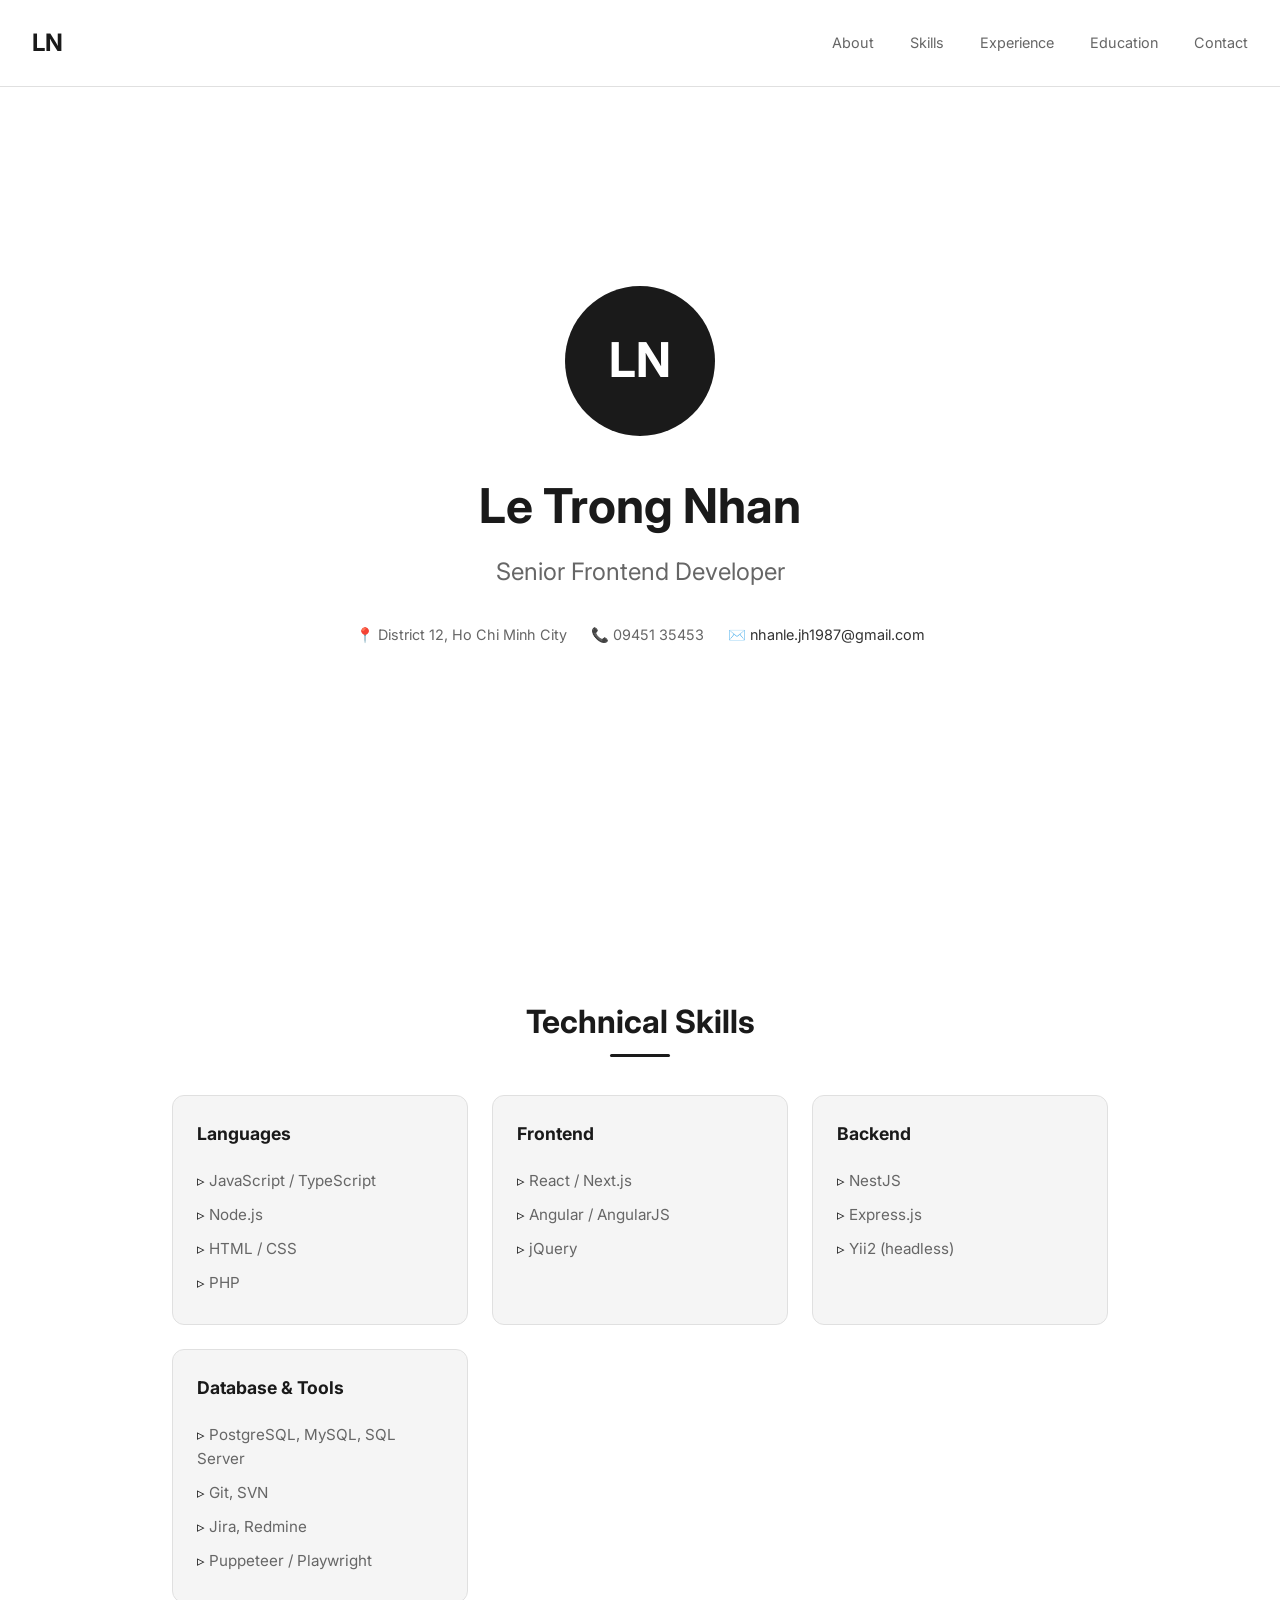
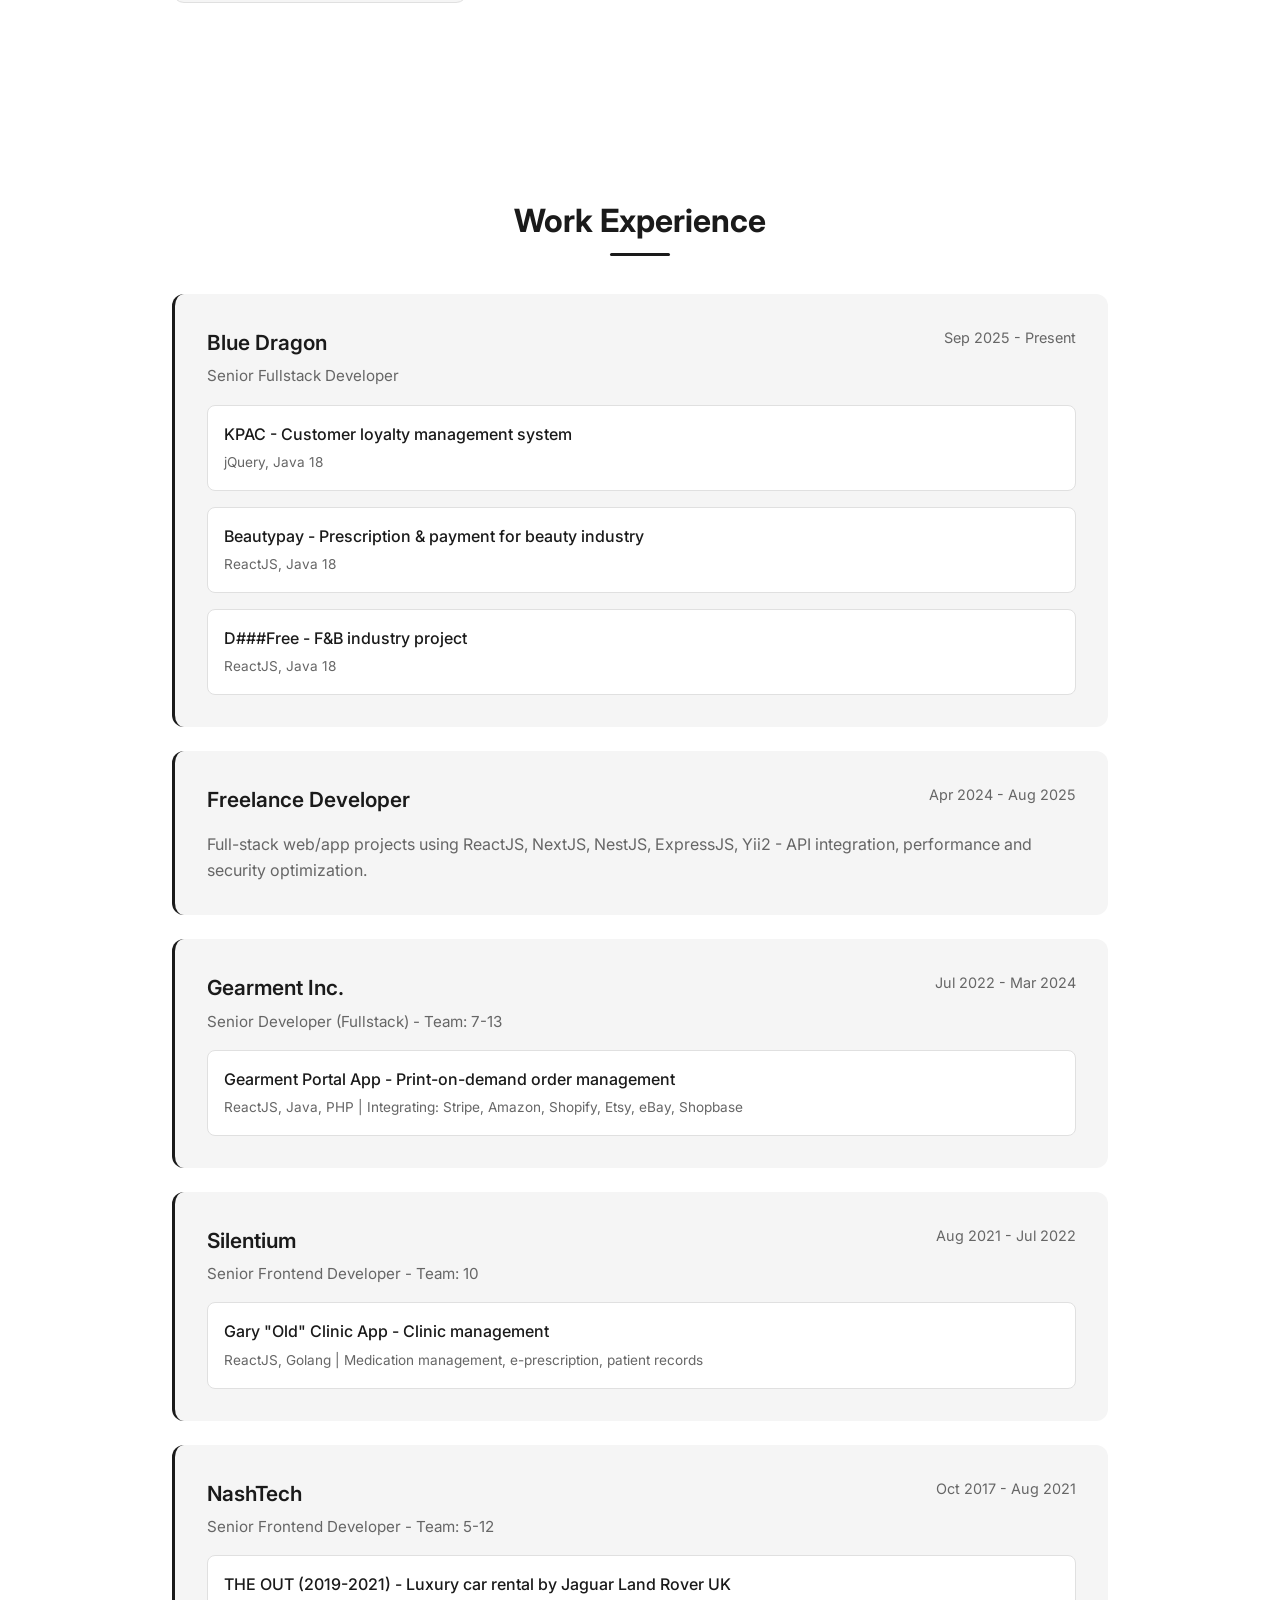
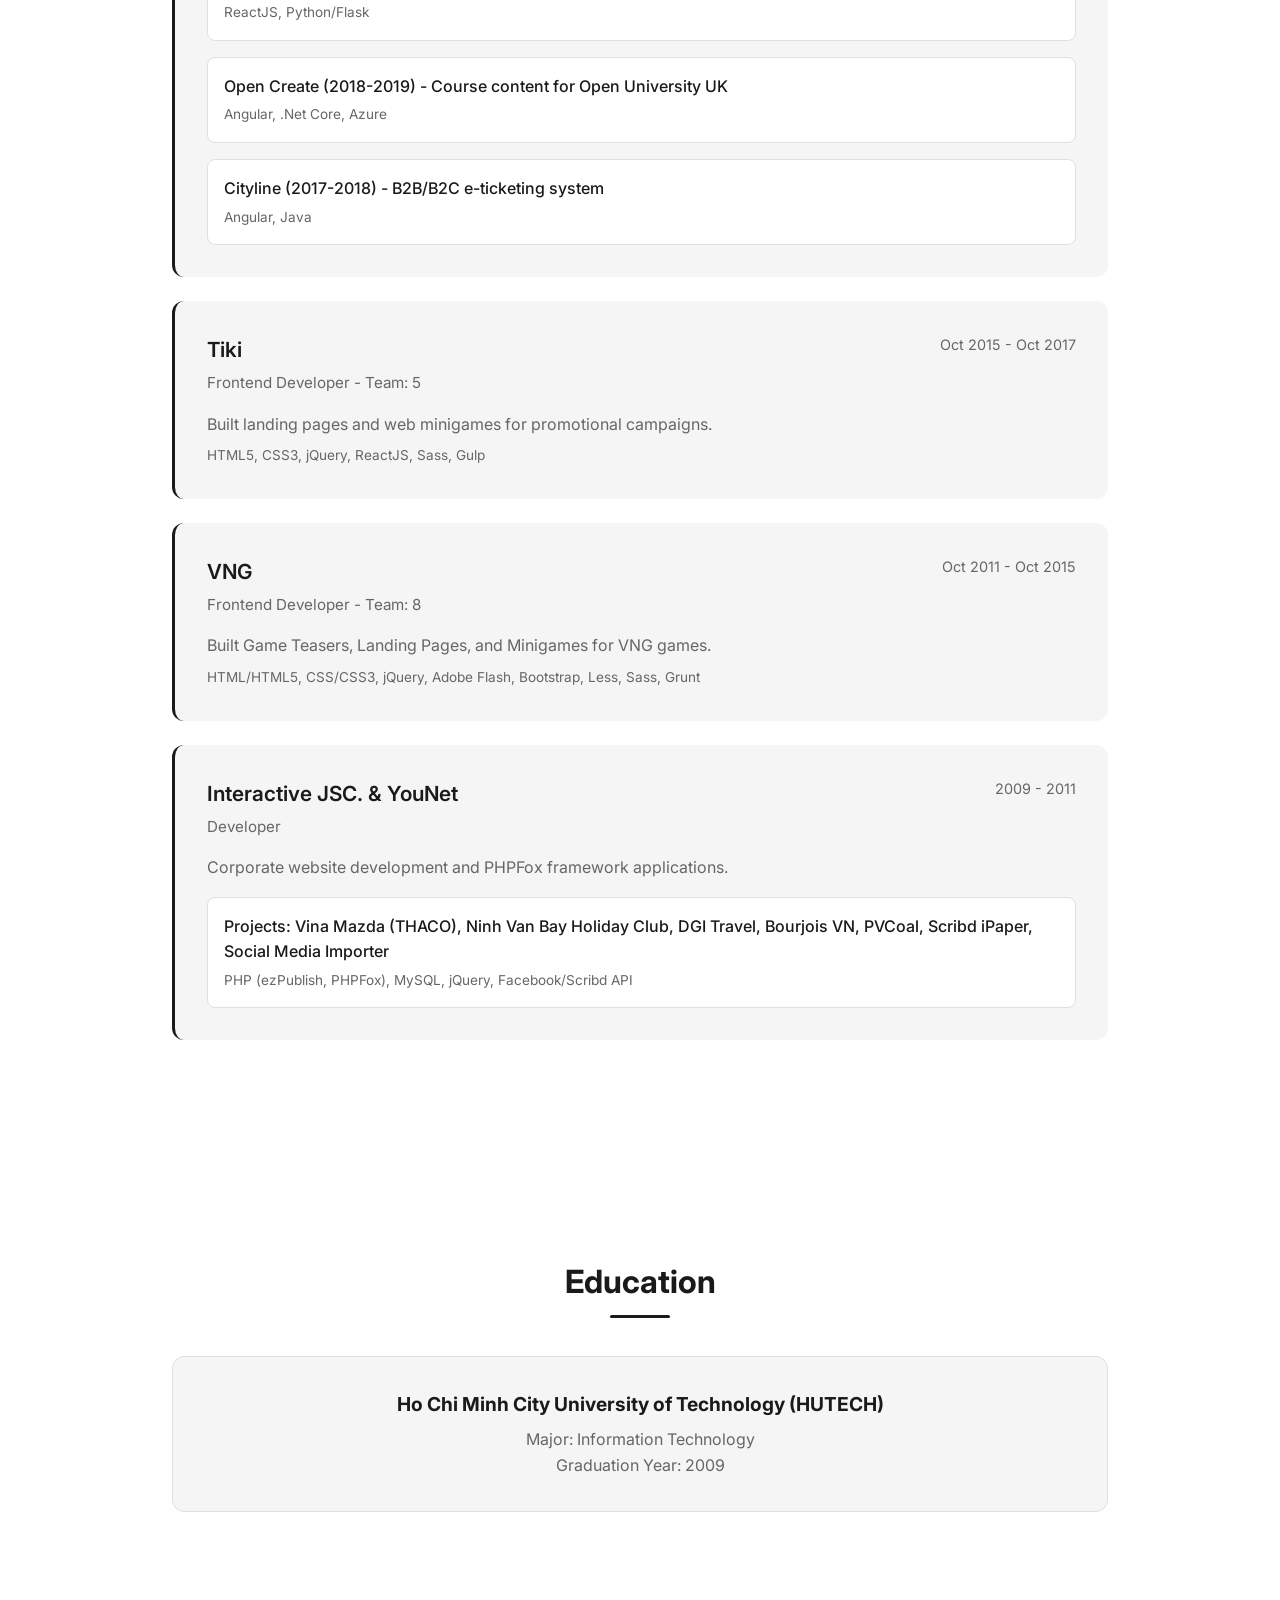
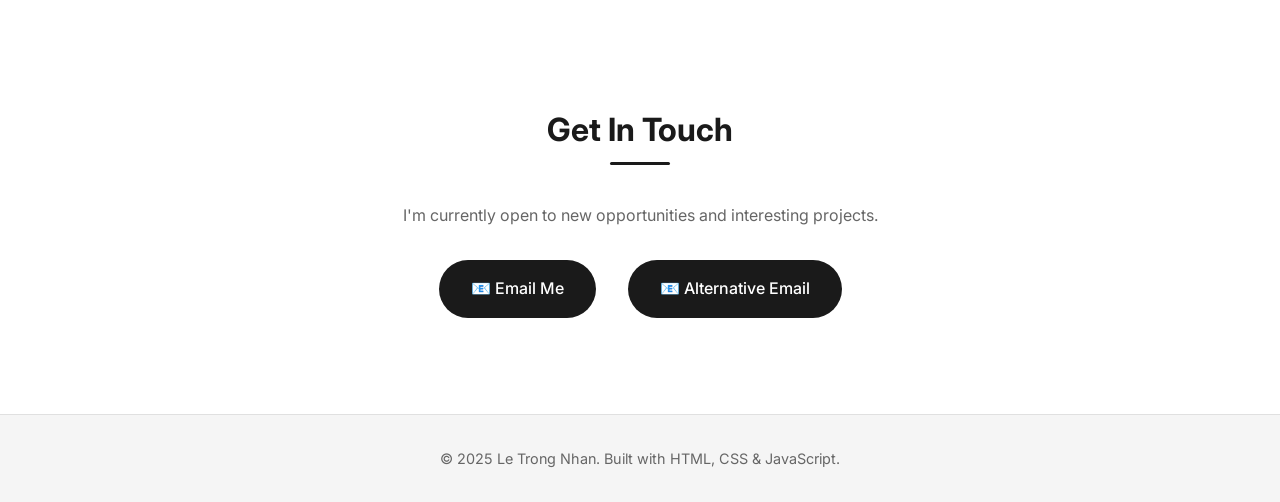
<file: index.html>
<!doctype html>
<html lang="en">
  <head>
    <meta charset="UTF-8" />
    <meta name="viewport" content="width=device-width, initial-scale=1.0" />
    <title>Le Trong Nhan | Senior Frontend Developer</title>
    <link rel="preconnect" href="https://fonts.googleapis.com" />
    <link rel="preconnect" href="https://fonts.gstatic.com" crossorigin />
    <link
      href="https://fonts.googleapis.com/css2?family=Inter:wght@300;400;500;600;700&display=swap"
      rel="stylesheet"
    />
    <link rel="stylesheet" href="doraemon.css" />
    <style>
      * {
        margin: 0;
        padding: 0;
        box-sizing: border-box;
      }

      :root {
        --primary: #333;
        --primary-dark: #000;
        --secondary: #555;
        --dark: #ffffff;
        --dark-light: #f5f5f5;
        --text: #1a1a1a;
        --text-muted: #666;
        --accent: #333;
        --border: #e0e0e0;
      }

      html {
        scroll-behavior: smooth;
      }

      body {
        font-family: "Inter", sans-serif;
        background: var(--dark);
        color: var(--text);
        line-height: 1.6;
        overflow-x: hidden;
      }

      /* Background */
      .bg-gradient {
        position: fixed;
        top: 0;
        left: 0;
        width: 100%;
        height: 100%;
        z-index: -1;
        background: var(--dark);
      }

      /* Header */
      header {
        position: fixed;
        top: 0;
        left: 0;
        right: 0;
        padding: 1.5rem 2rem;
        display: flex;
        justify-content: space-between;
        align-items: center;
        z-index: 100;
        background: rgba(255, 255, 255, 0.9);
        border-bottom: 1px solid var(--border);
      }

      .logo {
        font-size: 1.5rem;
        font-weight: 700;
        color: var(--text);
      }

      nav a {
        color: var(--text-muted);
        text-decoration: none;
        margin-left: 2rem;
        font-size: 0.9rem;
        transition: color 0.3s;
      }

      nav a:hover {
        color: var(--text);
      }

      /* Hero Section */
      .hero {
        min-height: 100vh;
        display: flex;
        align-items: center;
        justify-content: center;
        padding: 6rem 2rem 4rem;
        text-align: center;
      }

      .hero-content {
        max-width: 800px;
      }

      .avatar {
        width: 150px;
        height: 150px;
        border-radius: 50%;
        background: var(--text);
        color: var(--dark);
        margin: 0 auto 2rem;
        display: flex;
        align-items: center;
        justify-content: center;
        font-size: 3rem;
        font-weight: 700;
      }

      .hero h1 {
        font-size: 3rem;
        font-weight: 700;
        margin-bottom: 0.5rem;
        color: var(--text);
      }

      .hero .title {
        font-size: 1.5rem;
        color: var(--text-muted);
        margin-bottom: 1rem;
      }

      .typing-text {
        color: var(--text-muted);
        font-size: 1.1rem;
      }

      .hero-info {
        display: flex;
        flex-wrap: wrap;
        justify-content: center;
        gap: 1.5rem;
        margin-top: 2rem;
      }

      .hero-info span {
        color: var(--text-muted);
        font-size: 0.9rem;
      }

      .hero-info a {
        color: var(--accent);
        text-decoration: none;
      }

      .hero-info a:hover {
        text-decoration: underline;
      }

      /* Section Styles */
      section {
        padding: 6rem 2rem;
        max-width: 1000px;
        margin: 0 auto;
      }

      .section-title {
        font-size: 2rem;
        font-weight: 700;
        margin-bottom: 3rem;
        text-align: center;
        position: relative;
      }

      .section-title::after {
        content: "";
        position: absolute;
        bottom: -10px;
        left: 50%;
        transform: translateX(-50%);
        width: 60px;
        height: 3px;
        background: var(--text);
        border-radius: 2px;
      }

      /* Skills Section */
      .skills-grid {
        display: grid;
        grid-template-columns: repeat(auto-fit, minmax(280px, 1fr));
        gap: 1.5rem;
      }

      .skill-card {
        background: var(--dark-light);
        border-radius: 12px;
        padding: 1.5rem;
        border: 1px solid var(--border);
        transition:
          transform 0.3s,
          box-shadow 0.3s;
      }

      .skill-card:hover {
        transform: translateY(-5px);
        box-shadow: 0 10px 30px rgba(0, 0, 0, 0.1);
      }

      .skill-card h3 {
        font-size: 1.1rem;
        margin-bottom: 1rem;
        color: var(--text);
      }

      .skill-card ul {
        list-style: none;
      }

      .skill-card li {
        padding: 0.3rem 0;
        color: var(--text-muted);
        font-size: 0.95rem;
      }

      .skill-card li::before {
        content: "▹ ";
        color: var(--text);
      }

      /* Experience Section */
      .experience-item {
        background: var(--dark-light);
        border-radius: 12px;
        padding: 2rem;
        margin-bottom: 1.5rem;
        border-left: 3px solid var(--text);
        transition: transform 0.3s;
      }

      .experience-item:hover {
        transform: translateX(5px);
      }

      .experience-header {
        display: flex;
        flex-wrap: wrap;
        justify-content: space-between;
        align-items: flex-start;
        margin-bottom: 1rem;
      }

      .experience-company {
        font-size: 1.3rem;
        font-weight: 600;
        color: var(--text);
      }

      .experience-role {
        color: var(--text-muted);
        font-size: 0.95rem;
        margin-top: 0.3rem;
      }

      .experience-period {
        color: var(--text-muted);
        font-size: 0.9rem;
      }

      .experience-projects {
        margin-top: 1rem;
      }

      .project {
        margin-top: 1rem;
        padding: 1rem;
        background: #fff;
        border-radius: 8px;
        border: 1px solid var(--border);
      }

      .project-name {
        font-weight: 500;
        color: var(--text);
        margin-bottom: 0.3rem;
      }

      .project-tech {
        font-size: 0.85rem;
        color: var(--text-muted);
      }

      /* Education Section */
      .education-card {
        background: var(--dark-light);
        border-radius: 12px;
        padding: 2rem;
        text-align: center;
        border: 1px solid var(--border);
      }

      .education-card h3 {
        font-size: 1.2rem;
        margin-bottom: 0.5rem;
        color: var(--text);
      }

      .education-card p {
        color: var(--text-muted);
      }

      /* Contact Section */
      .contact {
        text-align: center;
      }

      .contact-links {
        display: flex;
        justify-content: center;
        gap: 2rem;
        flex-wrap: wrap;
        margin-top: 2rem;
      }

      .contact-btn {
        padding: 1rem 2rem;
        background: var(--text);
        color: white;
        text-decoration: none;
        border-radius: 50px;
        font-weight: 500;
        transition:
          transform 0.3s,
          box-shadow 0.3s;
      }

      .contact-btn:hover {
        transform: translateY(-3px);
        box-shadow: 0 10px 30px rgba(0, 0, 0, 0.15);
      }

      /* Footer */
      footer {
        text-align: center;
        padding: 2rem;
        color: var(--text-muted);
        font-size: 0.9rem;
        border-top: 1px solid var(--border);
        background: var(--dark-light);
      }

      /* Animations */
      @keyframes fadeInUp {
        from {
          opacity: 0;
          transform: translateY(30px);
        }
        to {
          opacity: 1;
          transform: translateY(0);
        }
      }

      .fade-in {
        opacity: 0;
        transform: translateY(20px);
        transition:
          opacity 0.5s ease-out,
          transform 0.5s ease-out;
      }

      .fade-in.visible {
        opacity: 1;
        transform: translateY(0);
      }

      /* Responsive */
      @media (max-width: 768px) {
        .hero h1 {
          font-size: 2rem;
        }

        .hero .title {
          font-size: 1.2rem;
        }

        nav {
          display: none;
        }

        section {
          padding: 4rem 1.5rem;
        }
      }
    </style>
  </head>
  <body>
    <!-- Doraemon Runner -->
    <div class="dora-runner"></div>

    <!-- Background -->
    <div class="bg-gradient"></div>

    <!-- Header -->
    <header>
      <div class="logo">LN</div>
      <nav>
        <a href="#about">About</a>
        <a href="#skills">Skills</a>
        <a href="#experience">Experience</a>
        <a href="#education">Education</a>
        <a href="#contact">Contact</a>
      </nav>
    </header>

    <!-- Hero Section -->
    <section class="hero" id="about">
      <div class="hero-content">
        <div class="avatar">LN</div>
        <h1>Le Trong Nhan</h1>
        <p class="title">Senior Frontend Developer</p>
        <div class="hero-info">
          <span>📍 District 12, Ho Chi Minh City</span>
          <span>📞 09451 35453</span>
          <span
            >✉️
            <a href="mailto:nhanle.jh1987@gmail.com"
              >nhanle.jh1987@gmail.com</a
            ></span
          >
        </div>
      </div>
    </section>

    <!-- Skills Section -->
    <section id="skills">
      <h2 class="section-title fade-in">Technical Skills</h2>
      <div class="skills-grid">
        <div class="skill-card fade-in">
          <h3>Languages</h3>
          <ul>
            <li>JavaScript / TypeScript</li>
            <li>Node.js</li>
            <li>HTML / CSS</li>
            <li>PHP</li>
          </ul>
        </div>
        <div class="skill-card fade-in">
          <h3>Frontend</h3>
          <ul>
            <li>React / Next.js</li>
            <li>Angular / AngularJS</li>
            <li>jQuery</li>
          </ul>
        </div>
        <div class="skill-card fade-in">
          <h3>Backend</h3>
          <ul>
            <li>NestJS</li>
            <li>Express.js</li>
            <li>Yii2 (headless)</li>
          </ul>
        </div>
        <div class="skill-card fade-in">
          <h3>Database & Tools</h3>
          <ul>
            <li>PostgreSQL, MySQL, SQL Server</li>
            <li>Git, SVN</li>
            <li>Jira, Redmine</li>
            <li>Puppeteer / Playwright</li>
          </ul>
        </div>
      </div>
    </section>

    <!-- Experience Section -->
    <section id="experience">
      <h2 class="section-title fade-in">Work Experience</h2>

      <div class="experience-item fade-in">
        <div class="experience-header">
          <div>
            <div class="experience-company">Blue Dragon</div>
            <div class="experience-role">Senior Fullstack Developer</div>
          </div>
          <div class="experience-period">Sep 2025 - Present</div>
        </div>
        <div class="experience-projects">
          <div class="project">
            <div class="project-name">
              KPAC - Customer loyalty management system
            </div>
            <div class="project-tech">jQuery, Java 18</div>
          </div>
          <div class="project">
            <div class="project-name">
              Beautypay - Prescription & payment for beauty industry
            </div>
            <div class="project-tech">ReactJS, Java 18</div>
          </div>
          <div class="project">
            <div class="project-name">D###Free - F&B industry project</div>
            <div class="project-tech">ReactJS, Java 18</div>
          </div>
        </div>
      </div>

      <div class="experience-item fade-in">
        <div class="experience-header">
          <div>
            <div class="experience-company">Freelance Developer</div>
          </div>
          <div class="experience-period">Apr 2024 - Aug 2025</div>
        </div>
        <p style="color: var(--text-muted)">
          Full-stack web/app projects using ReactJS, NextJS, NestJS, ExpressJS,
          Yii2 - API integration, performance and security optimization.
        </p>
      </div>

      <div class="experience-item fade-in">
        <div class="experience-header">
          <div>
            <div class="experience-company">Gearment Inc.</div>
            <div class="experience-role">
              Senior Developer (Fullstack) - Team: 7-13
            </div>
          </div>
          <div class="experience-period">Jul 2022 - Mar 2024</div>
        </div>
        <div class="experience-projects">
          <div class="project">
            <div class="project-name">
              Gearment Portal App - Print-on-demand order management
            </div>
            <div class="project-tech">
              ReactJS, Java, PHP | Integrating: Stripe, Amazon, Shopify, Etsy,
              eBay, Shopbase
            </div>
          </div>
        </div>
      </div>

      <div class="experience-item fade-in">
        <div class="experience-header">
          <div>
            <div class="experience-company">Silentium</div>
            <div class="experience-role">
              Senior Frontend Developer - Team: 10
            </div>
          </div>
          <div class="experience-period">Aug 2021 - Jul 2022</div>
        </div>
        <div class="experience-projects">
          <div class="project">
            <div class="project-name">
              Gary "Old" Clinic App - Clinic management
            </div>
            <div class="project-tech">
              ReactJS, Golang | Medication management, e-prescription, patient
              records
            </div>
          </div>
        </div>
      </div>

      <div class="experience-item fade-in">
        <div class="experience-header">
          <div>
            <div class="experience-company">NashTech</div>
            <div class="experience-role">
              Senior Frontend Developer - Team: 5-12
            </div>
          </div>
          <div class="experience-period">Oct 2017 - Aug 2021</div>
        </div>
        <div class="experience-projects">
          <div class="project">
            <div class="project-name">
              THE OUT (2019-2021) - Luxury car rental by Jaguar Land Rover UK
            </div>
            <div class="project-tech">ReactJS, Python/Flask</div>
          </div>
          <div class="project">
            <div class="project-name">
              Open Create (2018-2019) - Course content for Open University UK
            </div>
            <div class="project-tech">Angular, .Net Core, Azure</div>
          </div>
          <div class="project">
            <div class="project-name">
              Cityline (2017-2018) - B2B/B2C e-ticketing system
            </div>
            <div class="project-tech">Angular, Java</div>
          </div>
        </div>
      </div>

      <div class="experience-item fade-in">
        <div class="experience-header">
          <div>
            <div class="experience-company">Tiki</div>
            <div class="experience-role">Frontend Developer - Team: 5</div>
          </div>
          <div class="experience-period">Oct 2015 - Oct 2017</div>
        </div>
        <p style="color: var(--text-muted)">
          Built landing pages and web minigames for promotional campaigns.
        </p>
        <div class="project-tech" style="margin-top: 0.5rem">
          HTML5, CSS3, jQuery, ReactJS, Sass, Gulp
        </div>
      </div>

      <div class="experience-item fade-in">
        <div class="experience-header">
          <div>
            <div class="experience-company">VNG</div>
            <div class="experience-role">Frontend Developer - Team: 8</div>
          </div>
          <div class="experience-period">Oct 2011 - Oct 2015</div>
        </div>
        <p style="color: var(--text-muted)">
          Built Game Teasers, Landing Pages, and Minigames for VNG games.
        </p>
        <div class="project-tech" style="margin-top: 0.5rem">
          HTML/HTML5, CSS/CSS3, jQuery, Adobe Flash, Bootstrap, Less, Sass,
          Grunt
        </div>
      </div>

      <div class="experience-item fade-in">
        <div class="experience-header">
          <div>
            <div class="experience-company">Interactive JSC. & YouNet</div>
            <div class="experience-role">Developer</div>
          </div>
          <div class="experience-period">2009 - 2011</div>
        </div>
        <p style="color: var(--text-muted)">
          Corporate website development and PHPFox framework applications.
        </p>
        <div class="experience-projects">
          <div class="project">
            <div class="project-name">
              Projects: Vina Mazda (THACO), Ninh Van Bay Holiday Club, DGI
              Travel, Bourjois VN, PVCoal, Scribd iPaper, Social Media Importer
            </div>
            <div class="project-tech">
              PHP (ezPublish, PHPFox), MySQL, jQuery, Facebook/Scribd API
            </div>
          </div>
        </div>
      </div>
    </section>

    <!-- Education Section -->
    <section id="education">
      <h2 class="section-title fade-in">Education</h2>
      <div class="education-card fade-in">
        <h3>Ho Chi Minh City University of Technology (HUTECH)</h3>
        <p>Major: Information Technology</p>
        <p>Graduation Year: 2009</p>
      </div>
    </section>

    <!-- Contact Section -->
    <section class="contact" id="contact">
      <h2 class="section-title fade-in">Get In Touch</h2>
      <p class="fade-in" style="color: var(--text-muted)">
        I'm currently open to new opportunities and interesting projects.
      </p>
      <div class="contact-links fade-in">
        <a href="mailto:nhanle.jh1987@gmail.com" class="contact-btn"
          >📧 Email Me</a
        >
        <a href="mailto:nhan_le1987@yahoo.com" class="contact-btn"
          >📧 Alternative Email</a
        >
      </div>
    </section>

    <!-- Footer -->
    <footer>
      <p>&copy; 2025 Le Trong Nhan. Built with HTML, CSS & JavaScript.</p>
    </footer>

    <script>
      // Scroll animations
      function handleScrollAnimations() {
        const elements = document.querySelectorAll(".fade-in");

        const observer = new IntersectionObserver(
          (entries) => {
            entries.forEach((entry) => {
              if (entry.isIntersecting) {
                entry.target.classList.add("visible");
              }
            });
          },
          { threshold: 0.1 },
        );

        elements.forEach((el) => observer.observe(el));
      }

      // Smooth scroll for navigation
      document.querySelectorAll("nav a").forEach((anchor) => {
        anchor.addEventListener("click", function (e) {
          e.preventDefault();
          const target = document.querySelector(this.getAttribute("href"));
          if (target) {
            target.scrollIntoView({ behavior: "smooth" });
          }
        });
      });

      // Doraemon random state changer
      const doraemon = document.querySelector(".dora-runner");
      const states = [
        { name: "walk-left", duration: 0.8 },
        { name: "fly-left", duration: 0.8 },
        { name: "run-left", duration: 0.5 },
        { name: "crawl-left", duration: 0.9 },
      ];

      const moveSpeed = 30; // thời gian chạy qua màn hình

      function setRandomState() {
        const randomState = states[Math.floor(Math.random() * states.length)];
        const steps = randomState.name.includes("crawl") ? 3 : 4;

        doraemon.style.animation = `
                move-l-r ${moveSpeed}s linear infinite,
                ${randomState.name} ${randomState.duration}s steps(${steps}) infinite
            `;
      }

      // Start with random state
      setRandomState();

      // Random change state every 2-4 seconds while running
      function scheduleNextChange() {
        const delay = 2000 + Math.random() * 2000;
        setTimeout(() => {
          setRandomState();
          scheduleNextChange();
        }, delay);
      }
      scheduleNextChange();

      // Initialize
      document.addEventListener("DOMContentLoaded", () => {
        handleScrollAnimations();
      });
    </script>
  </body>
</html>
</file>
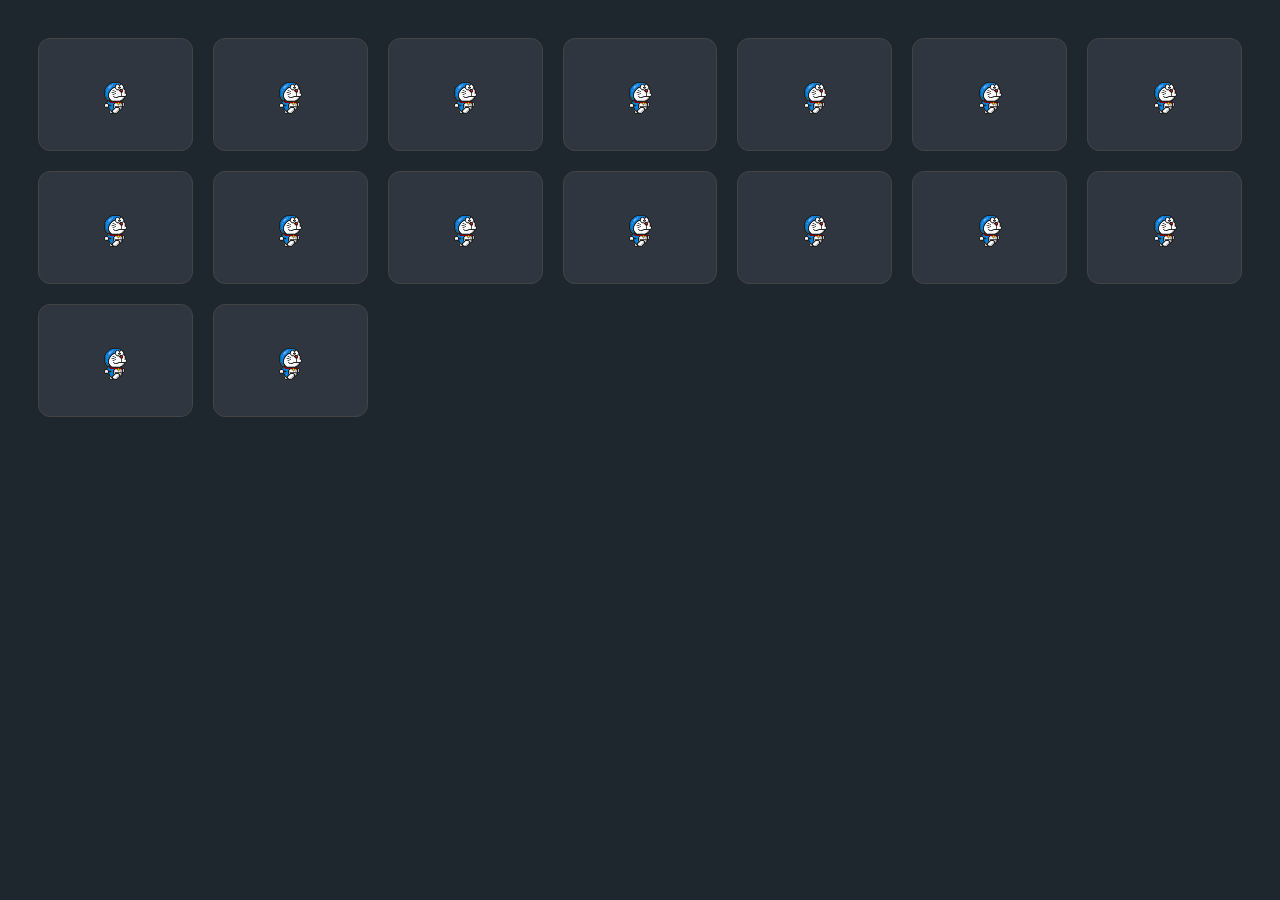
<file: test.html>
<!doctype html>
<html lang="vi">
  <head>
    <meta charset="UTF-8" />
    <title>Doraemon Full Sprites Gallery</title>
    <style>
      :root {
        --w: 36px;
        --h: 41px;
        --zoom: 1;
        --bg-color: #1e272e;
        --card-bg: #2f3640;
      }

      body {
        background-color: var(--bg-color);
        color: #dcdde1;
        font-family: "Segoe UI", Tahoma, sans-serif;
        display: grid;
        grid-template-columns: repeat(auto-fill, minmax(140px, 1fr));
        gap: 20px;
        padding: 30px;
      }

      .card {
        background: var(--card-bg);
        border-radius: 12px;
        padding: 15px;
        text-align: center;
        border: 1px solid #444;
        transition: 0.3s;
      }

      .card:hover {
        border-color: #00a8ff;
        transform: translateY(-5px);
      }

      .dora {
        width: var(--w);
        height: var(--h);
        background-image: url("dora.png");
        background-repeat: no-repeat;
        display: block;
        margin: 20px auto;
        transform: scale(var(--zoom));
        image-rendering: pixelated;
      }

      label {
        font-size: 12px;
        font-weight: bold;
        color: #00a8ff;
        text-transform: uppercase;
      }

      /* --- TRẠNG THÁI BÊN TRÁI --- */
      .walk-left {
        animation: anim 0.8s steps(4) infinite;
        --row: 0;
        --frames: 4;
      }
      .fly-left {
        animation: anim 0.8s steps(4) infinite;
        --row: 1;
        --frames: 4;
      }
      .run-left {
        animation: anim 0.5s steps(4) infinite;
        --row: 2;
        --frames: 4;
      }
      .crawl-left {
        animation: anim 0.9s steps(3) infinite;
        --row: 3;
        --frames: 3;
      }
      .sit-left {
        animation: anim 1.2s steps(2) infinite;
        --row: 4;
        --frames: 2;
      }
      .scared-left {
        animation: anim 0.5s steps(4) infinite;
        --row: 5;
        --frames: 4;
      }
      .look-up-left {
        animation: anim 0.8s steps(3) infinite;
        --row: 6;
        --frames: 3;
      }
      .back-view {
        animation: anim 1.5s steps(3) infinite;
        --row: 7;
        --frames: 3;
      }
      .rise-up {
        animation: anim 1s steps(5) infinite;
        --row: 8;
        --frames: 5;
      }

      /* --- TRẠNG THÁI BÊN PHẢI (Offset X ~ 5 units) --- */
      .walk-right {
        animation: anim-right 0.8s steps(3) infinite;
        --row: 0;
        --frames: 3;
      }
      .idle-right {
        animation: anim-right 1.2s steps(2) infinite;
        --row: 1;
        --frames: 2;
      }
      .shout-right {
        animation: anim-right 0.6s steps(3) infinite;
        --row: 2;
        --frames: 3;
      }
      .look-around {
        animation: anim-right 1s steps(3) infinite;
        --row: 3;
        --frames: 3;
      }
      .confused {
        animation: anim-right 0.8s steps(2) infinite;
        --row: 4;
        --frames: 2;
      }
      .surprised {
        animation: anim-right 0.8s steps(5) infinite;
        --row: 5;
        --frames: 5;
      }
      .run-right {
        animation: anim-right 0.6s steps(3) infinite;
        --row: 6;
        --frames: 3;
      }

      /* Logic Animation chung */
      @keyframes anim {
        from {
          background-position: calc(0 * var(--w))
            calc(var(--row) * -1 * var(--h));
        }
        to {
          background-position: calc(var(--frames) * -1 * var(--w))
            calc(var(--row) * -1 * var(--h));
        }
      }

      /* Logic cho các nhóm bên phải (bắt đầu từ cột thứ 5 hoặc 6) */
      @keyframes anim-right {
        from {
          background-position: calc(5 * -1 * var(--w))
            calc(var(--row) * -1 * var(--h));
        }
        to {
          background-position: calc((5 + var(--frames)) * -1 * var(--w))
            calc(var(--row) * -1 * var(--h));
        }
      }
    </style>
  </head>
  <body>
    <div class="card">
      <div class="dora walk-left"></div>
    </div>
    <div class="card">
      <div class="dora fly-left"></div>
    </div>
    <div class="card">
      <div class="dora run-left"></div>
    </div>
    <div class="card">
      <div class="dora crawl-left"></div>
    </div>
    <div class="card">
      <div class="dora sit-left"></div>
    </div>
    <div class="card">
      <div class="dora scared-left"></div>
    </div>
    <div class="card">
      <div class="dora look-up-left"></div>
    </div>
    <div class="card">
      <div class="dora back-view"></div>
    </div>
    <div class="card">
      <div class="dora rise-up"></div>
    </div>

    <div class="card">
      <div class="dora walk-right"></div>
    </div>
    <div class="card">
      <div class="dora idle-right"></div>
    </div>
    <div class="card">
      <div class="dora shout-right"></div>
    </div>
    <div class="card">
      <div class="dora look-around"></div>
    </div>
    <div class="card">
      <div class="dora confused"></div>
    </div>
    <div class="card">
      <div class="dora surprised"></div>
    </div>
    <div class="card">
      <div class="dora run-right"></div>
    </div>
  </body>
</html>
</file>
<file: doraemon.css>
:root {
  --dora-w: 36px;
  --dora-h: 41px;
}

.dora-runner {
  position: fixed;
  width: var(--dora-w);
  height: var(--dora-h);
  background-image: url("dora.png");
  background-repeat: no-repeat;
  transform: scale(1);
  image-rendering: pixelated;
  z-index: 1000;
  pointer-events: none;
  bottom: 0;
  left: -50px;
}

/* --- Sprite Animations --- */
@keyframes walk-left {
  0% { background-position: 0 0; }
  100% { background-position: calc(4 * -1 * var(--dora-w)) 0; }
}

@keyframes fly-left {
  0% { background-position: 0 calc(1 * -1 * var(--dora-h)); }
  100% { background-position: calc(4 * -1 * var(--dora-w)) calc(1 * -1 * var(--dora-h)); }
}

@keyframes run-left {
  0% { background-position: 0 calc(2 * -1 * var(--dora-h)); }
  100% { background-position: calc(4 * -1 * var(--dora-w)) calc(2 * -1 * var(--dora-h)); }
}

@keyframes crawl-left {
  0% { background-position: 0 calc(3 * -1 * var(--dora-h)); }
  100% { background-position: calc(3 * -1 * var(--dora-w)) calc(3 * -1 * var(--dora-h)); }
}

@keyframes scared-left {
  0% { background-position: 0 calc(5 * -1 * var(--dora-h)); }
  100% { background-position: calc(4 * -1 * var(--dora-w)) calc(5 * -1 * var(--dora-h)); }
}

@keyframes back-view {
  0% { background-position: 0 calc(7 * -1 * var(--dora-h)); }
  100% { background-position: calc(3 * -1 * var(--dora-w)) calc(7 * -1 * var(--dora-h)); }
}

@keyframes walk-right {
  0% { background-position: calc(5 * -1 * var(--dora-w)) 0; }
  100% { background-position: calc(8 * -1 * var(--dora-w)) 0; }
}

@keyframes idle-right {
  0% { background-position: calc(5 * -1 * var(--dora-w)) calc(1 * -1 * var(--dora-h)); }
  100% { background-position: calc(7 * -1 * var(--dora-w)) calc(1 * -1 * var(--dora-h)); }
}

@keyframes run-right {
  0% { background-position: calc(5 * -1 * var(--dora-w)) calc(6 * -1 * var(--dora-h)); }
  100% { background-position: calc(8 * -1 * var(--dora-w)) calc(6 * -1 * var(--dora-h)); }
}

@keyframes surprised {
  0% { background-position: calc(5 * -1 * var(--dora-w)) calc(5 * -1 * var(--dora-h)); }
  100% { background-position: calc(10 * -1 * var(--dora-w)) calc(5 * -1 * var(--dora-h)); }
}

/* Movement - trái sang phải */
@keyframes move-l-r {
  0% { left: -50px; }
  100% { left: calc(100% + 50px); }
}

/* Movement - phải sang trái */
@keyframes move-r-l {
  0% { left: calc(100% + 50px); }
  100% { left: -50px; }
}

@media (max-width: 768px) {
  .dora-runner {
    display: none;
  }
}
</file>
